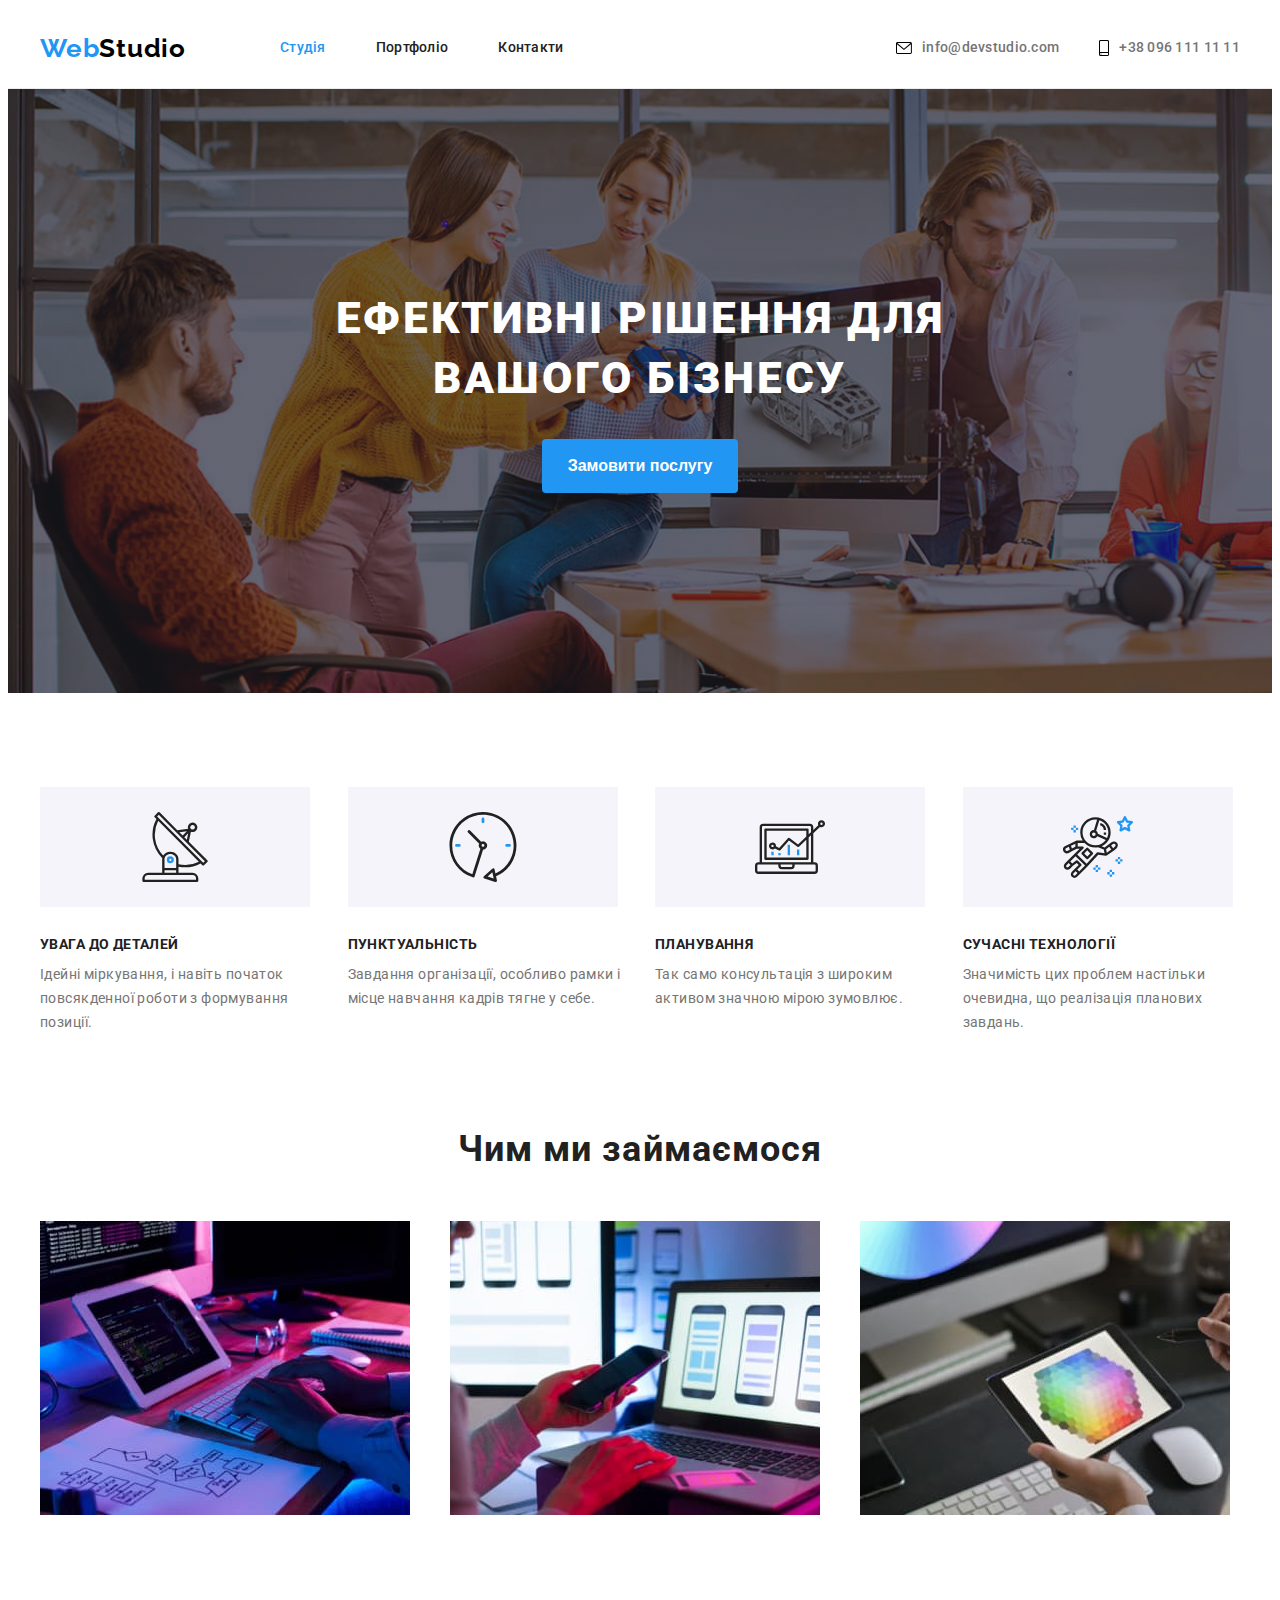
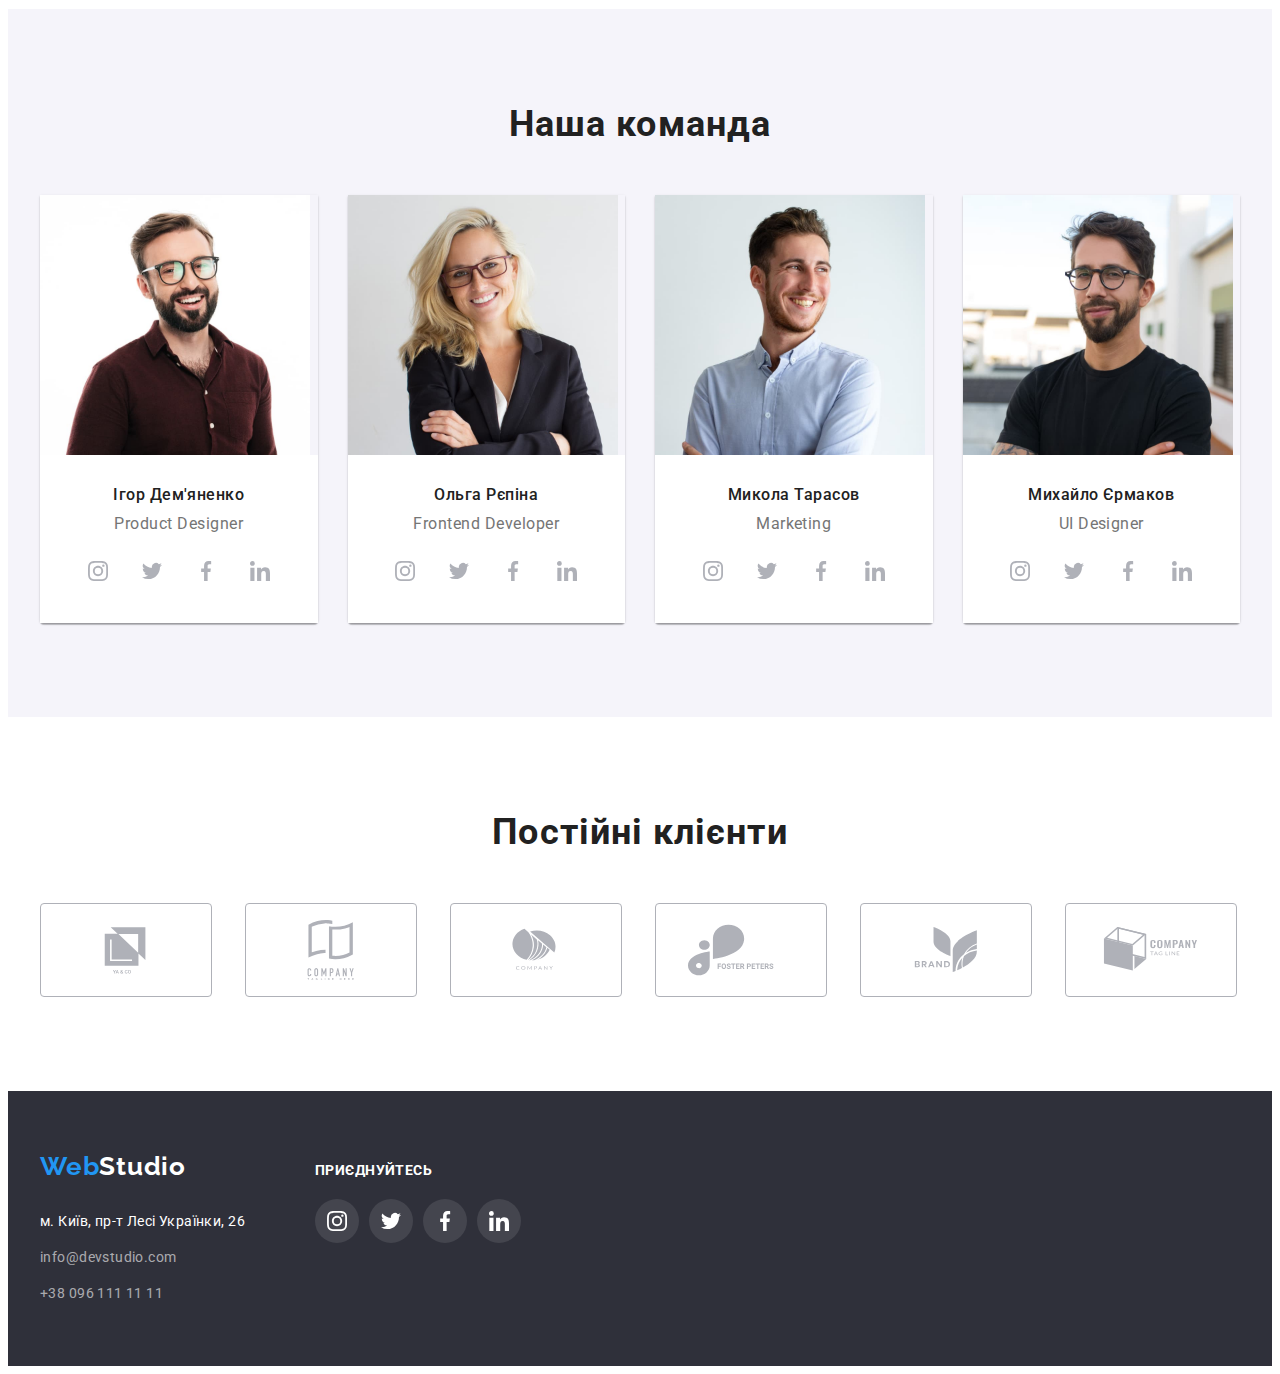
<file: index.html>
<!DOCTYPE html>
<html lang="uk">
  <head>
    <meta charset="UTF-8" />
    <meta http-equiv="X-UA-Compatible" content="IE=edge" />
    <meta name="viewport" content="width=device-width, initial-scale=1.0" />
    <title>WebStudio</title>
    <link
      rel="stylesheet"
      href="https://cdnjs.cloudflare.com/ajax/libs/modern-normalize/1.1.0/modern-normalize.min.css"
      integrity="sha512-wpPYUAdjBVSE4KJnH1VR1HeZfpl1ub8YT/NKx4PuQ5NmX2tKuGu6U/JRp5y+Y8XG2tV+wKQpNHVUX03MfMFn9Q=="
      crossorigin="anonymous"
      referrerpolicy="no-referrer"
    />
    <link rel="preconnect" href="https://fonts.googleapis.com" />
    <link rel="preconnect" href="https://fonts.gstatic.com" crossorigin />
    <link
      href="https://fonts.googleapis.com/css2?family=Raleway:wght@700&family=Roboto:wght@400;500;700;900&display=swap"
      rel="stylesheet"
    />
    <link rel="stylesheet" href="./css/style.css" />
  </head>
  <body>
    <header class="header">
      <div class="container header-container">
        <nav class="navigation">
          <a class="logo-header logo link" href="./index.html"
            ><span>Web</span>Studio</a
          >
          <ul class="nav-list list">
            <li class="nav-list-item">
              <a class="nav-list-link link active-page" href="./index.html"
                >Студія</a
              >
            </li>
            <li class="nav-list-item">
              <a class="nav-list-link link" href="./portfolio.html"
                >Портфоліо</a
              >
            </li>
            <li class="nav-list-item">
              <a class="nav-list-link link" href="">Контакти</a>
            </li>
          </ul>
        </nav>
        <ul class="header-contacts-list list">
          <li class="header-contscts-item list">
            <a
              class="mail header-contacts-link link"
              href="mailto:info@devstudio.com"
            >
              <svg class="header-contacts-icon" height="12" width="16">
                <use
                  class="contacts-icon"
                  href="./images/icons.svg#icon-email"
                ></use>
              </svg>
              info@devstudio.com
            </a>
          </li>
          <li class="header-contscts-item list">
            <a class="phone header-contacts-link link" href="tel:+380961111111">
              <svg class="header-contacts-icon" height="16" width="10">
                <use
                  class="contacts-icon"
                  href="./images/icons.svg#icon-phone"
                ></use>
              </svg>
              +38 096 111 11 11</a
            >
          </li>
        </ul>
      </div>
    </header>

    <main>
      <section class="hero">
        <div class="container">
          <h1 class="main-title">Ефективні рішення для вашого бізнесу</h1>
          <button class="hero-btn" type="button">Замовити послугу</button>
        </div>
      </section>

      <section class="section prop">
        <div class="container">
          <h2 hidden>Переваги</h2>
          <ul class="prop-list list">
            <li class="prop-list-item">
              <div class="prop-icon-wrap">
                <svg class="prop-icon">
                  <use href="./images/icons.svg#icon-antenna"></use>
                </svg>
              </div>
              <h3 class="prop-title">УВАГА ДО ДЕТАЛЕЙ</h3>
              <p class="prop-description">
                Ідейні міркування, і навіть початок повсякденної роботи з
                формування позиції.
              </p>
            </li>
            <li class="prop-list-item">
              <div class="prop-icon-wrap">
                <svg class="prop-icon">
                  <use href="./images/icons.svg#icon-clock"></use>
                </svg>
              </div>
              <h3 class="prop-title">ПУНКТУАЛЬНІСТЬ</h3>
              <p class="prop-description">
                Завдання організації, особливо рамки і місце навчання кадрів
                тягне у себе.
              </p>
            </li>
            <li class="prop-list-item">
              <div class="prop-icon-wrap">
                <svg class="prop-icon">
                  <use href="./images/icons.svg#icon-diagram"></use>
                </svg>
              </div>
              <h3 class="prop-title">ПЛАНУВАННЯ</h3>
              <p class="prop-description">
                Так само консультація з широким активом значною мірою зумовлює.
              </p>
            </li>
            <li class="prop-list-item">
              <div class="prop-icon-wrap">
                <svg class="prop-icon">
                  <use href="./images/icons.svg#icon-astronaut"></use>
                </svg>
              </div>
              <h3 class="prop-title">СУЧАСНІ ТЕХНОЛОГІЇ</h3>
              <p class="prop-description">
                Значимість цих проблем настільки очевидна, що реалізація
                планових завдань.
              </p>
            </li>
          </ul>
        </div>
      </section>

      <section class="section about">
        <div class="container section-container">
          <h2 class="second-title">Чим ми займаємося</h2>
          <ul class="about-list list">
            <li class="about-list-item">
              <img src="./images/do1.jpg" alt="Десктоп-додатки" width="370" />
            </li>
            <li class="about-list-item">
              <img src="./images/do2.jpg" alt="Мобілни додатки" width="370" />
            </li>
            <li class="about-list-item">
              <img
                src="./images/do3.jpg"
                alt="Програми для планшета"
                width="370"
              />
            </li>
          </ul>
        </div>
      </section>

      <section class="section team">
        <div class="container section-container">
          <h2 class="second-title">Наша команда</h2>
          <ul class="team-list list">
            <li class="team-list-item">
              <img src="./images/team1.jpg" alt="Ігор Дем'яненко" width="270" />
              <div class="team-content-wrapper">
                <h3 class="team-title title">Ігор Дем'яненко</h3>
                <p class="team-description">Product Designer</p>
                <ul class="social-icon-list list">
                  <li class="social-icon-item">
                    <a
                      class="social-icon-link instagram-icon-link link"
                      href=""
                    >
                      <svg class="social-icon instagram-icon">
                        <use href="./images/icons.svg#icon-instagram"></use>
                      </svg>
                    </a>
                  </li>
                  <li class="social-icon-item">
                    <a class="social-icon-link twitter-icon-link link" href="">
                      <svg class="social-icon twitter-icon">
                        <use href="./images/icons.svg#icon-twitter"></use>
                      </svg>
                    </a>
                  </li>
                  <li class="social-icon-item">
                    <a class="social-icon-link facebook-icon-link link" href="">
                      <svg class="social-icon facebook-icon">
                        <use href="./images/icons.svg#icon-facebook"></use>
                      </svg>
                    </a>
                  </li>
                  <li class="social-icon-item">
                    <a class="social-icon-link linkedin-icon-link link" href="">
                      <svg class="social-icon linkedin-icon">
                        <use href="./images/icons.svg#icon-linkedin"></use>
                      </svg>
                    </a>
                  </li>
                </ul>
              </div>
            </li>
            <li class="team-list-item">
              <img src="./images/team2.jpg" alt="Ольга Рєпіна" width="270" />
              <div class="team-content-wrapper">
                <h3 class="team-title title">Ольга Рєпіна</h3>
                <p class="team-description">Frontend Developer</p>
                <ul class="social-icon-list list">
                  <li class="social-icon-item">
                    <a
                      class="social-icon-link instagram-icon-link link"
                      href=""
                    >
                      <svg class="social-icon instagram-icon">
                        <use href="./images/icons.svg#icon-instagram"></use>
                      </svg>
                    </a>
                  </li>
                  <li class="social-icon-item">
                    <a class="social-icon-link twitter-icon-link link" href="">
                      <svg class="social-icon twitter-icon">
                        <use href="./images/icons.svg#icon-twitter"></use>
                      </svg>
                    </a>
                  </li>
                  <li class="social-icon-item">
                    <a class="social-icon-link facebook-icon-link link" href="">
                      <svg class="social-icon facebook-icon">
                        <use href="./images/icons.svg#icon-facebook"></use>
                      </svg>
                    </a>
                  </li>
                  <li class="social-icon-item">
                    <a class="social-icon-link linkedin-icon-link link" href="">
                      <svg class="social-icon linkedin-icon">
                        <use href="./images/icons.svg#icon-linkedin"></use>
                      </svg>
                    </a>
                  </li>
                </ul>
              </div>
            </li>
            <li class="team-list-item">
              <img src="./images/team3.jpg" alt="Микола Тарасов" width="270" />
              <div class="team-content-wrapper">
                <h3 class="team-title title">Микола Тарасов</h3>
                <p class="team-description">Marketing</p>
                <ul class="social-icon-list list">
                  <li class="social-icon-item">
                    <a class="social-icon-link instagram-icon-link link" href="">
                      <svg class="social-icon instagram-icon">
                        <use href="./images/icons.svg#icon-instagram"></use>
                      </svg>
                    </a>
                  </li>
                  <li class="social-icon-item">
                    <a class="social-icon-link twitter-icon-link link" href="">
                      <svg class="social-icon twitter-icon">
                        <use href="./images/icons.svg#icon-twitter"></use>
                      </svg>
                    </a>
                  </li>
                  <li class="social-icon-item">
                    <a class="social-icon-link facebook-icon-link link" href="">
                      <svg class="social-icon facebook-icon">
                        <use href="./images/icons.svg#icon-facebook"></use>
                      </svg>
                    </a>
                  </li>
                  <li class="social-icon-item">
                    <a class="social-icon-link linkedin-icon-link link" href="">
                      <svg class="social-icon linkedin-icon">
                        <use href="./images/icons.svg#icon-linkedin"></use>
                      </svg>
                    </a>
                  </li>
                </ul>
              </div>
            </li>
            <li class="team-list-item">
              <img src="./images/team4.jpg" alt="Михайло Єрмаков" width="270" />
              <div class="team-content-wrapper">
                <h3 class="team-title title">Михайло Єрмаков</h3>
                <p class="team-description">UI Designer</p>
                <ul class="social-icon-list list">
                  <li class="social-icon-item">
                    <a
                      class="social-icon-link instagram-icon-link link"
                      href=""
                    >
                      <svg class="social-icon instagram-icon">
                        <use href="./images/icons.svg#icon-instagram"></use>
                      </svg>
                    </a>
                  </li>
                  <li class="social-icon-item">
                    <a class="social-icon-link twitter-icon-link link" href="">
                      <svg class="social-icon twitter-icon">
                        <use href="./images/icons.svg#icon-twitter"></use>
                      </svg>
                    </a>
                  </li>
                  <li class="social-icon-item">
                    <a class="social-icon-link facebook-icon-link link" href="">
                      <svg class="social-icon facebook-icon">
                        <use href="./images/icons.svg#icon-facebook"></use>
                      </svg>
                    </a>
                  </li>
                  <li class="social-icon-item">
                    <a class="social-icon-link linkedin-icon-link link" href="">
                      <svg class="social-icon linkedin-icon">
                        <use href="./images/icons.svg#icon-linkedin"></use>
                      </svg>
                    </a>
                  </li>
                </ul>
              </div>
            </li>
          </ul>
        </div>
      </section>

      <section class="section clients">
        <div class="container">
          <h2 class="second-title">Постійні клієнти</h2>
          <ul class="clients-list list">
            <li class="clients-list-item">
              <a href="" class="clients-list-link link">
                <svg class="clients-icon">
                  <use href="./images/icons.svg#icon-client1"></use>
                </svg>
              </a>
            </li>
            <li class="clients-list-item">
              <a href="" class="clients-list-link link">
                <svg class="clients-icon">
                  <use href="./images/icons.svg#icon-client2"></use>
                </svg>
              </a>
            </li>
            <li class="clients-list-item">
              <a href="" class="clients-list-link link">
                <svg class="clients-icon">
                  <use href="./images/icons.svg#icon-client3"></use>
                </svg>
              </a>
            </li>
            <li class="clients-list-item">
              <a href="" class="clients-list-link link">
                <svg class="clients-icon">
                  <use href="./images/icons.svg#icon-client4"></use>
                </svg>
              </a>
            </li>
            <li class="clients-list-item">
              <a href="" class="clients-list-link link">
                <svg class="clients-icon">
                  <use href="./images/icons.svg#icon-client5"></use>
                </svg>
              </a>
            </li>
            <li class="clients-list-item">
              <a href="" class="clients-list-link link">
                <svg class="clients-icon">
                  <use href="./images/icons.svg#icon-client6"></use>
                </svg>
              </a>
            </li>
          </ul>
        </div>
      </section>
    </main>

    <footer class="footer">
      <div class="container footer-container">
        <div class="contacts-footer">
          <a class="logo-footer logo link" href="./index.html"
            ><span>Web</span>Studio</a
          >
          <address class="address">
            м. Київ, пр-т Лесі Українки, 26
            <a
              class="footer-contacts-link link"
              href="mailto:info@devstudio.com"
              >info@devstudio.com</a
            >
            <a class="footer-contacts-link link" href="tel:+380961111111"
              >+38 096 111 11 11</a
            >
          </address>
        </div>
        <div class="social-footer">         
          <p class="social-footer-title">приєднуйтесь</p>
          <ul class="social-footer-list list">
            <li class="social-footer-item social-icon-item">
              <a class="social-footer-link social-icon-link link" href="">
                <svg class="social-footer-icon instagram-icon">
                  <use href="./images/icons.svg#icon-instagram"></use>
                </svg>
              </a>
            </li>
            <li class="social-footer-item social-icon-item">
              <a class="social-footer-link social-icon-link link" href="">
                <svg class="social-footer-icon twitter-icon">
                  <use href="./images/icons.svg#icon-twitter"></use>
                </svg>
              </a>
            </li>
            <li class="social-footer-item social-icon-item">
              <a class="social-footer-link social-icon-link link" href="">
                <svg class="social-footer-icon facebook-icon">
                  <use href="./images/icons.svg#icon-facebook"></use>
                </svg>
              </a>
            </li>
            <li class="social-footer-item social-icon-item">
              <a class="social-footer-link social-icon-link link" href="">
                <svg class="social-footer-icon linkedin-icon">
                  <use href="./images/icons.svg#icon-linkedin"></use>
                </svg>
              </a>
            </li>
          </ul>
        </div>
      </div>
    </footer>
  </body>
</html>
</file>
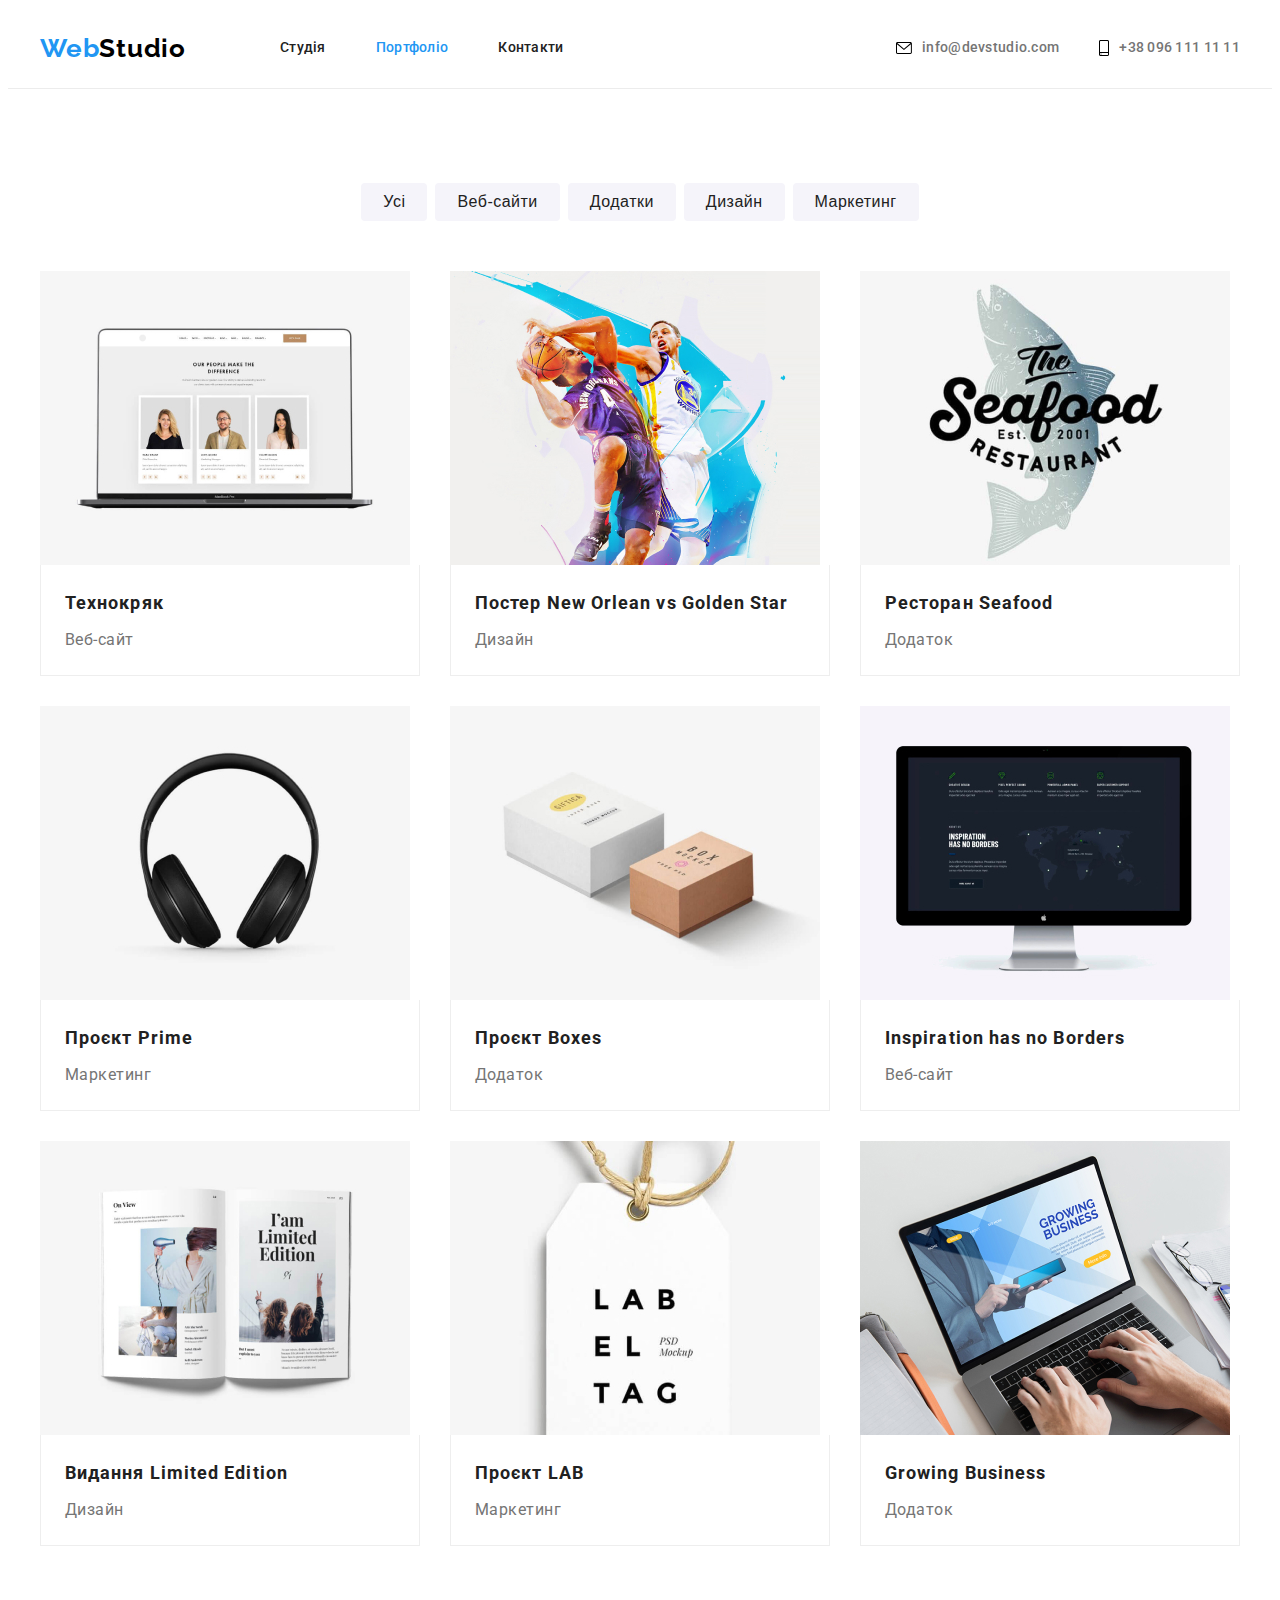
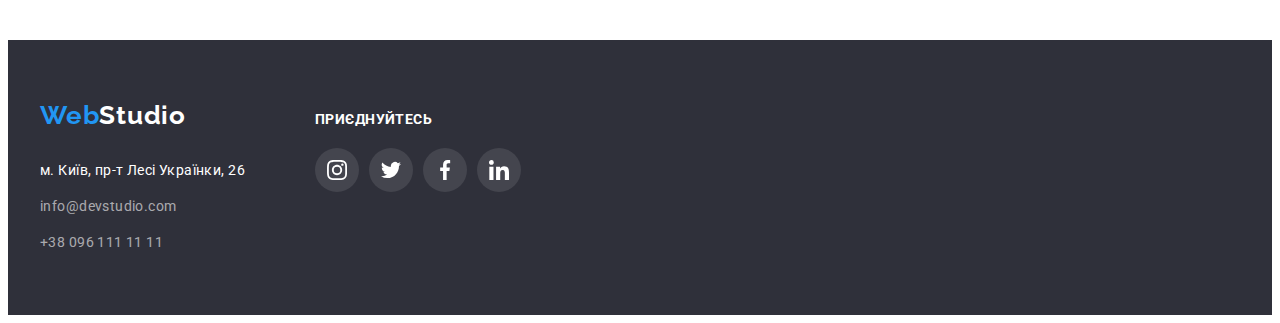
<file: portfolio.html>
<!DOCTYPE html>
<html lang="uk">
  <head>
    <meta charset="UTF-8" />
    <meta http-equiv="X-UA-Compatible" content="IE=edge" />
    <meta name="viewport" content="width=device-width, initial-scale=1.0" />
    <title>WebStudio</title>
    <link
      rel="stylesheet"
      href="https://cdnjs.cloudflare.com/ajax/libs/modern-normalize/1.1.0/modern-normalize.min.css"
      integrity="sha512-wpPYUAdjBVSE4KJnH1VR1HeZfpl1ub8YT/NKx4PuQ5NmX2tKuGu6U/JRp5y+Y8XG2tV+wKQpNHVUX03MfMFn9Q=="
      crossorigin="anonymous"
      referrerpolicy="no-referrer"
    />
    <link rel="preconnect" href="https://fonts.googleapis.com" />
    <link rel="preconnect" href="https://fonts.gstatic.com" crossorigin />
    <link
      href="https://fonts.googleapis.com/css2?family=Raleway:wght@700&family=Roboto:wght@400;500;700;900&display=swap"
      rel="stylesheet"
    />
    <link rel="stylesheet" href="./css/style.css" />
  </head>
  <body>
    <header class="header">
      <div class="container header-container">
        <nav class="navigation">
          <a class="logo-header logo link" href="./index.html"
            ><span>Web</span>Studio</a
          >
          <ul class="nav-list list">
            <li class="nav-list-item">
              <a class="nav-list-link link" href="./index.html">Студія</a>
            </li>
            <li class="nav-list-item">
              <a class="nav-list-link link active-page" href="./portfolio.html"
                >Портфоліо</a
              >
            </li>
            <li class="nav-list-item">
              <a class="nav-list-link link" href="">Контакти</a>
            </li>
          </ul>
        </nav>
        <ul class="header-contacts-list list">
          <li class="header-contscts-item list">
            <a
              class="mail header-contacts-link link"
              href="mailto:info@devstudio.com"
            >
              <svg class="header-contacts-icon" height="12" width="16">
                <use
                  class="contacts-icon"
                  href="./images/icons.svg#icon-email"
                ></use>
              </svg>
              info@devstudio.com
            </a>
          </li>
          <li class="header-contscts-item list">
            <a class="phone header-contacts-link link" href="tel:+380961111111">
              <svg class="header-contacts-icon" height="16" width="10">
                <use
                  class="contacts-icon"
                  href="./images/icons.svg#icon-phone"
                ></use>
              </svg>
              +38 096 111 11 11</a
            >
          </li>
        </ul>
      </div>
    </header>

    <main class="portfolio">
      <section class="section">
        <div class="container">
          <h1 hidden>Портфоліо</h1>
          <h2 hidden>Портфоліо за типами</h2>

          <ul class="filters-list list">
            <li class="filters-list-item">
              <button class="filter-btn" type="button">Усі</button>
            </li>
            <li class="filters-list-item">
              <button class="filter-btn" type="button">Веб-сайти</button>
            </li>
            <li class="filters-list-item">
              <button class="filter-btn" type="button">Додатки</button>
            </li>
            <li class="filters-list-item">
              <button class="filter-btn" type="button">Дизайн</button>
            </li>
            <li class="filters-list-item">
              <button class="filter-btn" type="button">Маркетинг</button>
            </li>
          </ul>

          <ul class="portfolio-list list">
            <li class="portfolio-item">
              <a class="portfolio-link link" href="">
                <img
                  src="./images/portfolio1.jpg"
                  alt="Технокряк"
                  width="370"
                />
                <div class="portfolio-content-wrapper">
                  <h3 class="portfolio-title">Технокряк</h3>
                  <p class="portfolio-type">Веб-сайт</p>
                </div>
              </a>
            </li>
            <li class="portfolio-item">
              <a class="portfolio-link link" href="">
                <img
                  src="./images/portfolio2.jpg"
                  alt="Постер New Orlean vs Golden Star"
                  width="370"
                />
                <div class="portfolio-content-wrapper">
                  <h3 class="portfolio-title">
                    Постер New Orlean vs Golden Star
                  </h3>
                  <p class="portfolio-type">Дизайн</p>
                </div>
              </a>
            </li>
            <li class="portfolio-item">
              <a class="portfolio-link link" href="">
                <img
                  src="./images/portfolio3.jpg"
                  alt="Ресторан Seafood"
                  width="370"
                />
                <div class="portfolio-content-wrapper">
                  <h3 class="portfolio-title">Ресторан Seafood</h3>
                  <p class="portfolio-type">Додаток</p>
                </div>
              </a>
            </li>
            <li class="portfolio-item">
              <a class="portfolio-link link" href="">
                <img
                  src="./images/portfolio4.jpg"
                  alt="Проєкт Prime"
                  width="370"
                />
                <div class="portfolio-content-wrapper">
                  <h3 class="portfolio-title">Проєкт Prime</h3>
                  <p class="portfolio-type">Маркетинг</p>
                </div>
              </a>
            </li>
            <li class="portfolio-item">
              <a class="portfolio-link link" href="">
                <img
                  src="./images/portfolio5.jpg"
                  alt="Проєкт Boxes"
                  width="370"
                />
                <div class="portfolio-content-wrapper">
                  <h3 class="portfolio-title">Проєкт Boxes</h3>
                  <p class="portfolio-type">Додаток</p>
                </div>
              </a>
            </li>
            <li class="portfolio-item">
              <a class="portfolio-link link" href="">
                <img
                  src="./images/portfolio6.jpg"
                  alt="Inspiration has no Borders"
                  width="370"
                />
                <div class="portfolio-content-wrapper">
                  <h3 class="portfolio-title">Inspiration has no Borders</h3>
                  <p class="portfolio-type">Веб-сайт</p>
                </div>
              </a>
            </li>
            <li class="portfolio-item">
              <a class="portfolio-link link" href="">
                <img
                  src="./images/portfolio7.jpg"
                  alt="Видання Limited Edition"
                  width="370"
                />
                <div class="portfolio-content-wrapper">
                  <h3 class="portfolio-title">Видання Limited Edition</h3>
                  <p class="portfolio-type">Дизайн</p>
                </div>
              </a>
            </li>
            <li class="portfolio-item">
              <a class="portfolio-link link" href="">
                <img
                  src="./images/portfolio8.jpg"
                  alt="Проєкт LAB"
                  width="370"
                />
                <div class="portfolio-content-wrapper">
                  <h3 class="portfolio-title">Проєкт LAB</h3>
                  <p class="portfolio-type">Маркетинг</p>
                </div>
              </a>
            </li>
            <li class="portfolio-item">
              <a class="portfolio-link link" href="">
                <img
                  src="./images/portfolio9.jpg"
                  alt="Growing Business"
                  width="370"
                />
                <div class="portfolio-content-wrapper">
                  <h3 class="portfolio-title">Growing Business</h3>
                  <p class="portfolio-type">Додаток</p>
                </div>
              </a>
            </li>
          </ul>
        </div>
      </section>
    </main>

    <footer class="footer">
      <div class="container footer-container">
        <div class="contacts-footer">
          <a class="logo-footer logo link" href="./index.html"
            ><span>Web</span>Studio</a
          >
          <address class="address">
            м. Київ, пр-т Лесі Українки, 26
            <a
              class="footer-contacts-link link"
              href="mailto:info@devstudio.com"
              >info@devstudio.com</a
            >
            <a class="footer-contacts-link link" href="tel:+380961111111"
              >+38 096 111 11 11</a
            >
          </address>
        </div>
        <div class="social-footer">
          <h2 hidden>Приєднуйтесь в соц.мережах</h2>
          <h3 class="social-footer-title">приєднуйтесь</h3>
          <ul class="social-footer-list list">
            <li class="social-footer-item social-icon-item">
              <a class="social-footer-link social-icon-link link" href="">
                <svg class="social-footer-icon instagram-icon">
                  <use href="./images/icons.svg#icon-instagram"></use>
                </svg>
              </a>
            </li>
            <li class="social-footer-item social-icon-item">
              <a class="social-footer-link social-icon-link link" href="">
                <svg class="social-footer-icon twitter-icon">
                  <use href="./images/icons.svg#icon-twitter"></use>
                </svg>
              </a>
            </li>
            <li class="social-footer-item social-icon-item">
              <a class="social-footer-link social-icon-link link" href="">
                <svg class="social-footer-icon facebook-icon">
                  <use href="./images/icons.svg#icon-facebook"></use>
                </svg>
              </a>
            </li>
            <li class="social-footer-item social-icon-item">
              <a class="social-footer-link social-icon-link link" href="">
                <svg class="social-footer-icon linkedin-icon">
                  <use href="./images/icons.svg#icon-linkedin"></use>
                </svg>
              </a>
            </li>
          </ul>
        </div>
      </div>
    </footer>
  </body>
</html>
</file>
<file: css/style.css>
:root {
  --primary-font-family: "Roboto", sans-serif;
  --secondary-font-family: "Raleway", sans-serif;
  --primary-text-color: #757575;
  --secondary-text-color: #212121;
  --white-color: #ffffff;
  --primary-lite-color: #f5f4fa;
  --secondary-lite-color: #f5f5f5;
  --third-lite-color: rgba(255, 255, 255, 0.6);
  --primary-dark-color: #000000;
  --secondary-dark-color: #2f303a;
  --primary-decor-color: #2196f3;
  --secondary-decor-color: #188ce8;
  --primary-border-color: #ececec;
  --secondary-border-color: #eeeeee;
}

body {
  background-color: var(--white-color);
  font-family: var(--primary-font-family);
  color: var(--primary-text-color);
}

h1,
h2,
h3,
h4,
h5,
h6,
p {
  margin-top: 0;
  margin-bottom: 0;
}

ul,
ol {
  margin-top: 0;
  margin-bottom: 0;
  padding-left: 0;
}

img {
  display: block;
}

.link {
  text-decoration: none;
}

.list {
  list-style: none;
}

.section {
  padding-top: 94px;
  padding-bottom: 94px;
}

.container {
  width: 1200px;
  padding-left: 15px;
  padding-right: 15px;
  margin-left: auto;
  margin-right: auto;
}

.second-title {
  font-weight: 700;
  font-size: 36px;
  line-height: 1.17;
  letter-spacing: 0.03em;
  margin-bottom: 50px;
  text-align: center;
  color: var(--secondary-text-color);
}

.header {
  border-bottom: 1px solid var(--primary-border-color);
}

.header-container {
  display: flex;
  align-items: center;
}

.logo {
  display: block;
  font-family: var(--secondary-font-family);
  font-weight: 700;
  font-size: 26px;
  line-height: 1.19;
  letter-spacing: 0.03em;
  color: var(--primary-dark-color);
}

.logo-header {
  margin-right: 94px;
}

.logo-footer {
  color: var(--white-color);
  margin-bottom: 28px;
}

.logo > span {
  color: var(--primary-decor-color);
}

.navigation {
  display: flex;
  align-items: center;
}

.nav-list {
  display: flex;
}

.nav-list-link {
  display: block;
  font-weight: 500;
  font-size: 14px;
  line-height: 1.14;
  letter-spacing: 0.02em;
  padding-top: 32px;
  padding-bottom: 32px;
  color: var(--secondary-text-color);
}

.nav-list-item:not(:last-child) {
  margin-right: 50px;
}

.nav-list-link:hover,
.nav-list-link:focus,
.active-page {
  color: var(--primary-decor-color);
}

.header-contacts-list {
  display: flex;
  margin-left: auto;
}

.header-contscts-item:not(:last-child) {
  margin-right: 40px;
}

.header-contacts-link {
  display: flex;
  align-items: center;
  font-weight: 500;
  font-size: 14px;
  line-height: 1.14;
  letter-spacing: 0.02em;
  color: var(--primary-text-color);
}

.header-contacts-icon {
  margin-right: 10px;
}

.header-contacts-link:hover,
.header-contacts-link:focus {
  color: var(--primary-decor-color);
}

.header-contacts-link:hover .contacts-icon,
.header-contacts-link:focus .contacts-icon {
  fill: var(--primary-decor-color);
}

.hero {
  background-image: linear-gradient(
      rgba(47, 48, 58, 0.4),
      rgba(47, 48, 58, 0.4)
    ),
    url(../images/hero.jpg);
  background-size: cover;
  background-color: var(--secondary-dark-color);
  max-width: 1600px;
  padding-top: 200px;
  padding-bottom: 200px;
  margin-left: auto;
  margin-right: auto;
}

.main-title {
  font-weight: 900;
  font-size: 44px;
  line-height: 1.36;
  letter-spacing: 0.06em;
  text-transform: uppercase;
  max-width: 696px;
  margin-bottom: 30px;
  text-align: center;
  margin-left: auto;
  margin-right: auto;
  color: var(--white-color);
}

.hero-btn {
  display: block;
  font-weight: 700;
  font-size: 16px;
  line-height: 1.88;
  cursor: pointer;
  padding: 10px 24px;
  border-color: transparent;
  border-radius: 4px;
  background-color: var(--primary-decor-color);
  color: var(--white-color);
  margin-left: auto;
  margin-right: auto;
}

.hero-btn:hover {
  background-color: var(--secondary-decor-color);
}

.prop-list {
  display: flex;
  flex-wrap: wrap;
  margin-left: -30px;
}

.prop-list-item {
  flex-basis: calc((100% - 120px) / 4);
  margin-left: 30px;
}

.prop-icon-wrap {
  display: flex;
  justify-content: center;
  align-items: center;
  width: 270px;
  height: 120px;
  background-color: #f5f4fa;
  margin-bottom: 30px;
}

.prop-icon {
  height: 70px;
  width: 70px;
}

.prop-title {
  font-weight: 700;
  font-size: 14px;
  line-height: 1.14;
  letter-spacing: 0.03em;
  text-transform: uppercase;
  margin-bottom: 10px;
  color: var(--secondary-text-color);
}

.prop-description {
  font-size: 14px;
  line-height: 1.71;
  letter-spacing: 0.03em;
}

.about {
  padding-top: 0;
}

.about-list {
  display: flex;
  flex-wrap: wrap;
  margin-left: -30px;
  margin-top: -30px;
}

.about-list-item {
  flex-basis: calc((100% - 90px) / 3);
  margin-left: 30px;
  margin-top: 30px;
}

.team {
  background-color: var(--primary-lite-color);
}

.team-list {
  display: flex;
  flex-wrap: wrap;
  margin-left: -30px;
  margin-top: -30px;
}

.team-list-item {
  flex-basis: calc((100% - 120px) / 4);
  margin-left: 30px;
  margin-top: 30px;
  box-shadow: 0px 1px 3px rgba(0, 0, 0, 0.12), 0px 1px 1px rgba(0, 0, 0, 0.14),
    0px 2px 1px rgba(0, 0, 0, 0.2);
  border-radius: 0px 0px 4px 4px;
}

.team-content-wrapper {
  padding-top: 30px;
  padding-bottom: 30px;
  text-align: center;
  background: var(--white-color);
}

.team-title {
  font-weight: 500;
  font-size: 16px;
  line-height: 1.19;
  letter-spacing: 0.03em;
  margin-bottom: 10px;
  color: var(--secondary-text-color);
}

.team-description {
  font-size: 16px;
  line-height: 1.19;
  letter-spacing: 0.03em;
  margin-bottom: 16px;
}

.social-icon-list {
  display: flex;
  justify-content: center;
}

.social-icon-item:not(:last-child) {
  margin-right: 10px;
}

.social-icon-link {
  display: flex;
  align-items: center;
  justify-content: center;
  width: 44px;
  height: 44px;
  border-radius: 50%;
}

.social-icon-link:hover,
.social-icon-link:focus {
  background-color: var(--primary-decor-color);
}

.social-icon-link:hover .social-icon,
.social-icon-link:focus .social-icon {
  fill: var(--white-color);
}

.social-icon {
  fill: #afb1b8;
}

.twitter-icon {
  width: 44px;
  height: 44px;
}

.instagram-icon,
.facebook-icon,
.linkedin-icon {
  width: 20px;
  height: 20px;
}

.clients-list {
  display: flex;
  margin-left: -30px;
  margin-top: -30px;
}

.clients-list-item {
  flex-basis: calc((100% - 180px) / 6);
  margin-left: 30px;
  margin-top: 30px;
}

.clients-list-link {
  display: flex;
  align-items: center;
  justify-content: center;
  height: 92px;
  width: 170px;
  border: 1px solid #afb1b8;
  border-radius: 4px;
}

.clients-icon {
  height: 60px;
  width: 106px;
  fill: #afb1b8;
}

.clients-list-link:hover,
.clients-list-link:focus {
  border-color: #2196f3;
}

.clients-list-link:hover .clients-icon,
.clients-list-link:focus .clients-icon {
  fill: #2196f3;
}

.filters-list {
  display: flex;
  justify-content: center;
  margin-bottom: 50px;
}

.filters-list-item:not(:last-child) {
  margin-right: 8px;
}

.filter-btn {
  border: none;
  cursor: pointer;
  font-weight: 500;
  font-size: 16px;
  line-height: 1.63;
  text-align: center;
  letter-spacing: 0.03em;
  padding: 6px 22px;
  border-radius: 4px;
  color: var(--secondary-text-color);
  background-color: var(--primary-lite-color);
}

.filter-btn:hover,
.filter-btn:focus {
  background-color: var(--primary-decor-color);
  color: var(--white-color);
  box-shadow: 0px 3px 1px rgba(0, 0, 0, 0.1), 0px 1px 2px rgba(0, 0, 0, 0.08),
    0px 2px 2px rgba(0, 0, 0, 0.12);
}

.portfolio-list {
  display: flex;
  flex-wrap: wrap;
  margin-left: -30px;
  margin-top: -30px;
}

.portfolio-item {
  flex-basis: calc((100% - 90px) / 3);
  margin-left: 30px;
  margin-top: 30px;
}

.portfolio-link {
  display: block;
}

.portfolio-link:hover {
  color: tomato;
  box-shadow: 0px 1px 1px rgba(0, 0, 0, 0.12), 0px 4px 4px rgba(0, 0, 0, 0.06),
    1px 4px 6px rgba(0, 0, 0, 0.16);
}

.portfolio-content-wrapper {
  padding: 20px 24px 20px 24px;
  border: 1px solid var(--secondary-border-color);
  border-top: 0;
}

.portfolio-title {
  font-weight: 700;
  font-size: 18px;
  line-height: 2;
  letter-spacing: 0.06em;
  margin-bottom: 4px;
  color: var(--secondary-text-color);
}

.portfolio-type {
  font-size: 16px;
  line-height: 1.88;
  letter-spacing: 0.03em;
  color: var(--primary-text-color);
}

.footer {
  background-color: var(--secondary-dark-color);
  padding-top: 60px;
  padding-bottom: 60px;
}

.footer-container {
  display: flex;
  align-items: baseline;
}

.social-footer {
  margin-left: 70px;
}

.address {
  display: flex;
  flex-direction: column;
  font-style: normal;
  font-size: 14px;
  line-height: 1.71;
  letter-spacing: 0.03em;
  color: var(--white-color);
}

.footer-contacts-link {
  margin-top: 12px;
  color: var(--third-lite-color);
}

.social-footer-title {
  font-weight: 700;
  font-size: 14px;
  line-height: 1.14;
  letter-spacing: 0.03em;
  text-transform: uppercase;
  margin-bottom: 20px;
  color: var(--white-color);
}

.social-footer-list {
  display: flex;
}

.social-footer-link {
  background: rgba(255, 255, 255, 0.1);
}

.social-footer-icon {
  fill: var(--white-color);
}
</file>
